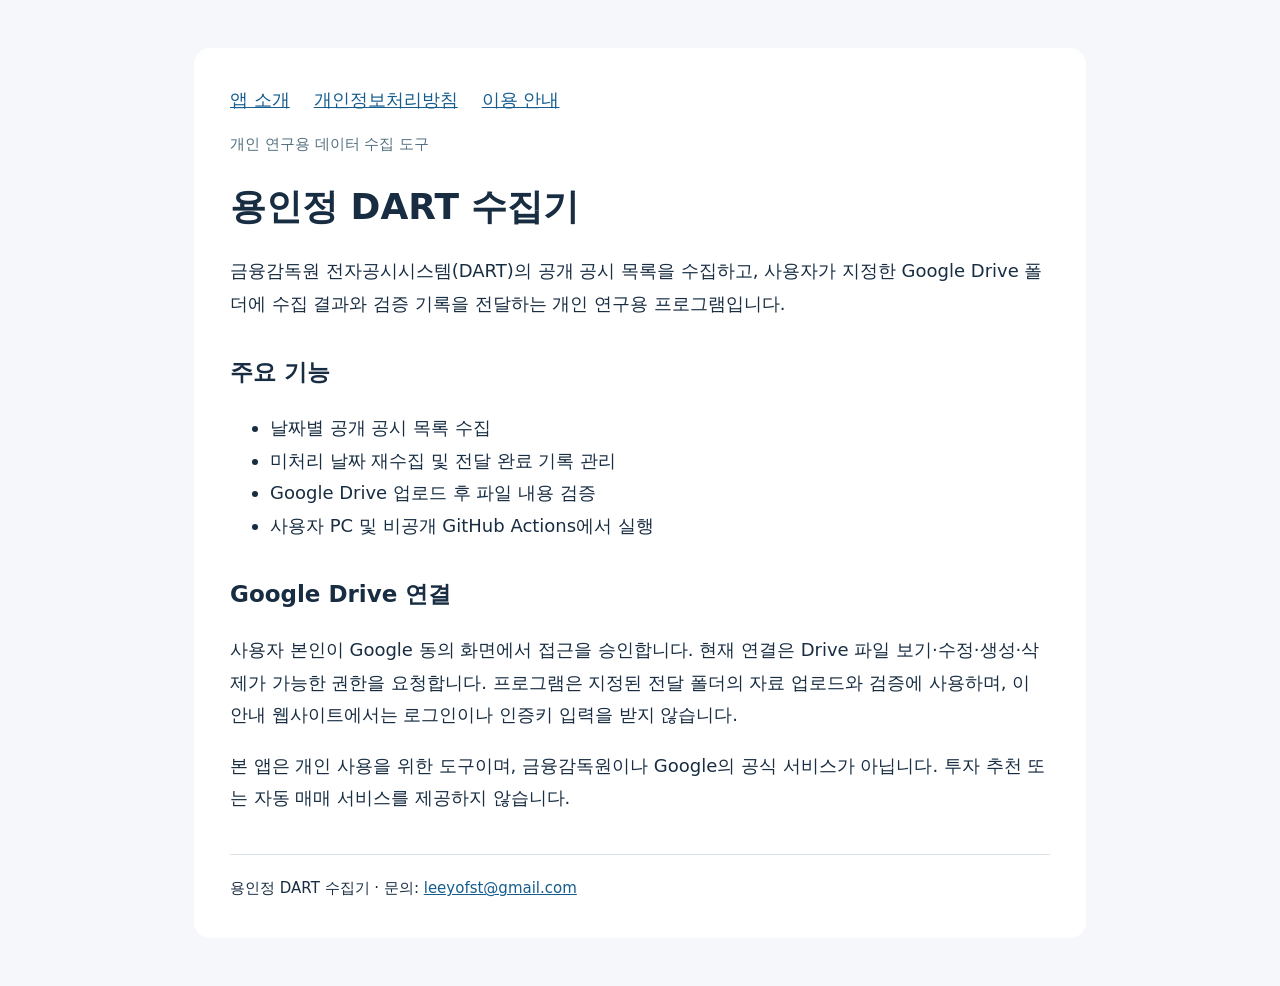
<file: index.html>
<!doctype html><html lang="ko"><head><meta charset="utf-8"><meta name="viewport" content="width=device-width,initial-scale=1"><title>용인정 DART 수집기</title><link rel="stylesheet" href="style.css"></head><body><main><nav aria-label="페이지 메뉴"><a href="index.html">앱 소개</a><a href="privacy.html">개인정보처리방침</a><a href="terms.html">이용 안내</a></nav><p class="tag">개인 연구용 데이터 수집 도구</p><h1>용인정 DART 수집기</h1><p>금융감독원 전자공시시스템(DART)의 공개 공시 목록을 수집하고, 사용자가 지정한 Google Drive 폴더에 수집 결과와 검증 기록을 전달하는 개인 연구용 프로그램입니다.</p><h2>주요 기능</h2><ul><li>날짜별 공개 공시 목록 수집</li><li>미처리 날짜 재수집 및 전달 완료 기록 관리</li><li>Google Drive 업로드 후 파일 내용 검증</li><li>사용자 PC 및 비공개 GitHub Actions에서 실행</li></ul><h2>Google Drive 연결</h2><p>사용자 본인이 Google 동의 화면에서 접근을 승인합니다. 현재 연결은 Drive 파일 보기·수정·생성·삭제가 가능한 권한을 요청합니다. 프로그램은 지정된 전달 폴더의 자료 업로드와 검증에 사용하며, 이 안내 웹사이트에서는 로그인이나 인증키 입력을 받지 않습니다.</p><p>본 앱은 개인 사용을 위한 도구이며, 금융감독원이나 Google의 공식 서비스가 아닙니다. 투자 추천 또는 자동 매매 서비스를 제공하지 않습니다.</p><footer>용인정 DART 수집기 · 문의: <a href="mailto:leeyofst@gmail.com">leeyofst@gmail.com</a></footer></main></body></html>
</file>
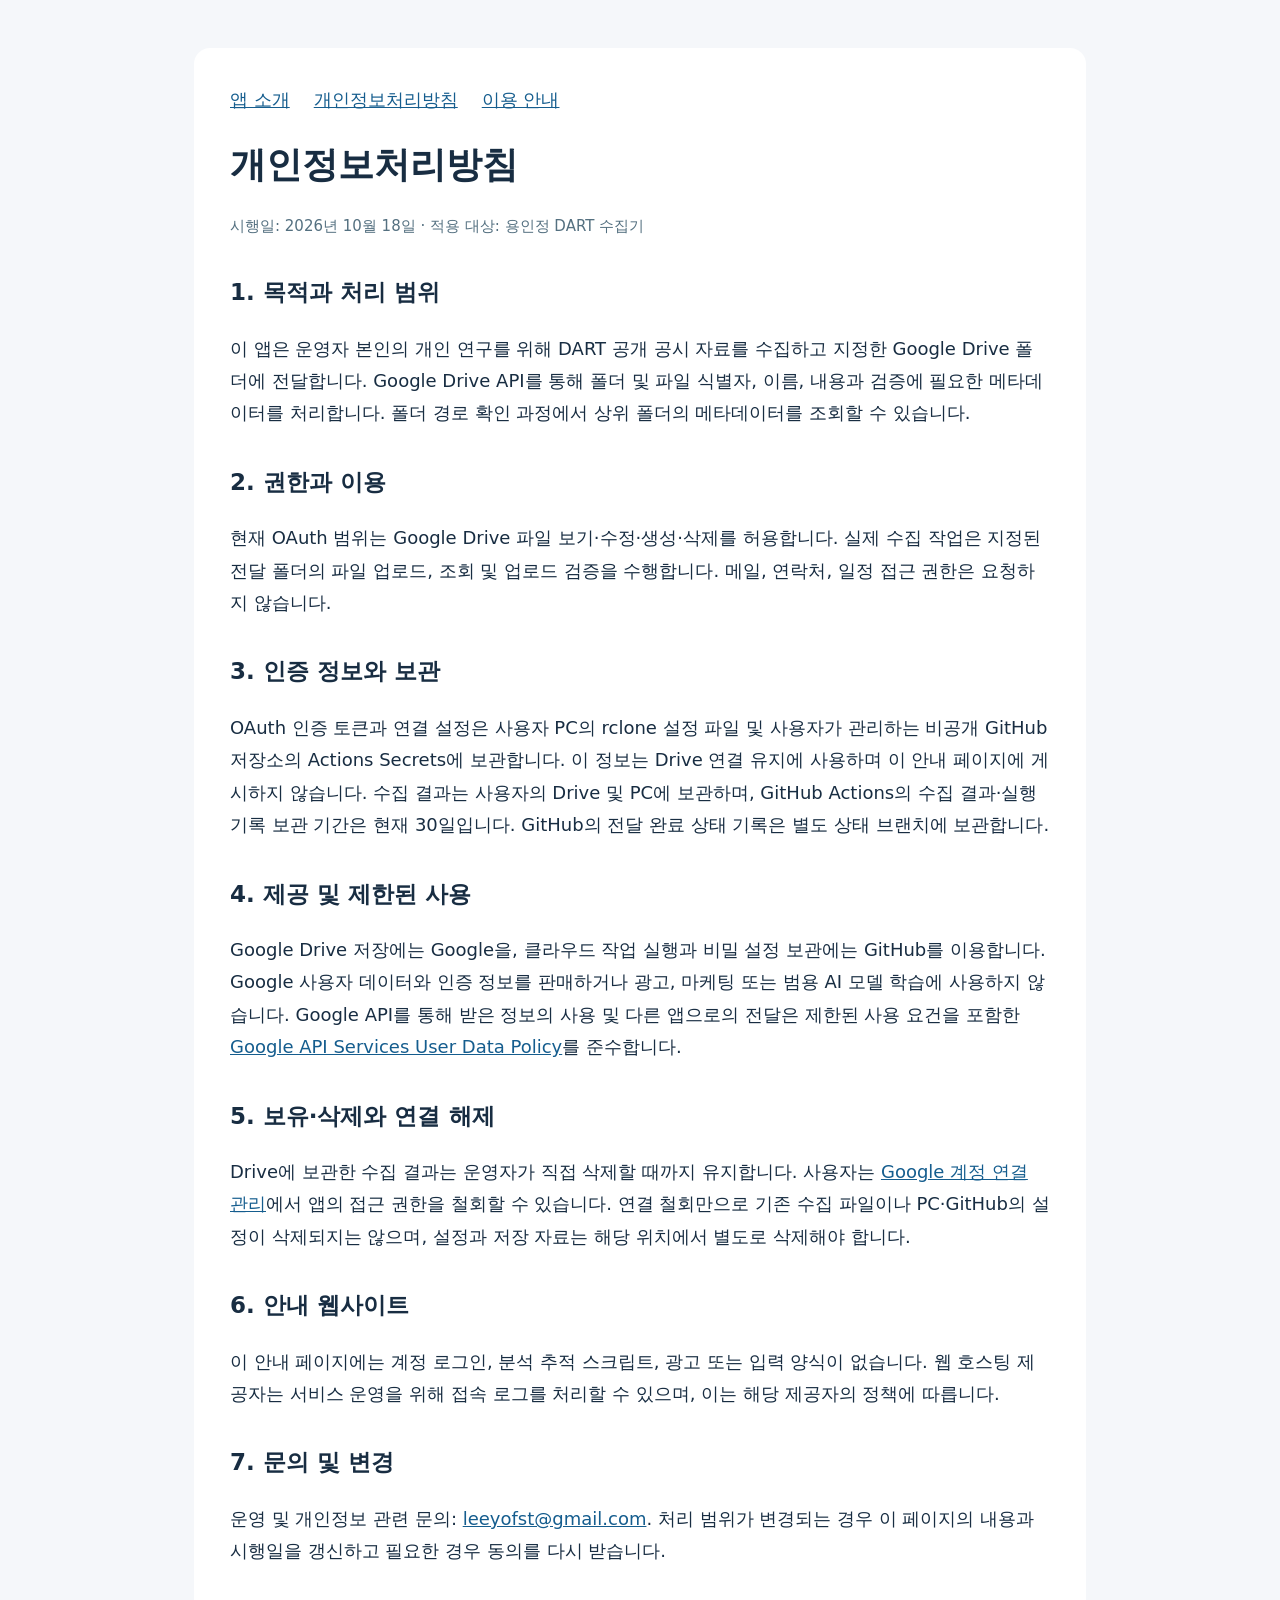
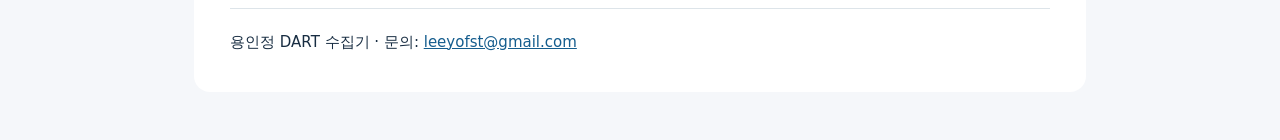
<file: privacy.html>
<!doctype html><html lang="ko"><head><meta charset="utf-8"><meta name="viewport" content="width=device-width,initial-scale=1"><title>개인정보처리방침 | 용인정 DART 수집기</title><link rel="stylesheet" href="style.css"></head><body><main><nav aria-label="페이지 메뉴"><a href="index.html">앱 소개</a><a href="privacy.html">개인정보처리방침</a><a href="terms.html">이용 안내</a></nav><h1>개인정보처리방침</h1><p class="tag">시행일: 2026년 10월 18일 · 적용 대상: 용인정 DART 수집기</p><h2>1. 목적과 처리 범위</h2><p>이 앱은 운영자 본인의 개인 연구를 위해 DART 공개 공시 자료를 수집하고 지정한 Google Drive 폴더에 전달합니다. Google Drive API를 통해 폴더 및 파일 식별자, 이름, 내용과 검증에 필요한 메타데이터를 처리합니다. 폴더 경로 확인 과정에서 상위 폴더의 메타데이터를 조회할 수 있습니다.</p><h2>2. 권한과 이용</h2><p>현재 OAuth 범위는 Google Drive 파일 보기·수정·생성·삭제를 허용합니다. 실제 수집 작업은 지정된 전달 폴더의 파일 업로드, 조회 및 업로드 검증을 수행합니다. 메일, 연락처, 일정 접근 권한은 요청하지 않습니다.</p><h2>3. 인증 정보와 보관</h2><p>OAuth 인증 토큰과 연결 설정은 사용자 PC의 rclone 설정 파일 및 사용자가 관리하는 비공개 GitHub 저장소의 Actions Secrets에 보관합니다. 이 정보는 Drive 연결 유지에 사용하며 이 안내 페이지에 게시하지 않습니다. 수집 결과는 사용자의 Drive 및 PC에 보관하며, GitHub Actions의 수집 결과·실행 기록 보관 기간은 현재 30일입니다. GitHub의 전달 완료 상태 기록은 별도 상태 브랜치에 보관합니다.</p><h2>4. 제공 및 제한된 사용</h2><p>Google Drive 저장에는 Google을, 클라우드 작업 실행과 비밀 설정 보관에는 GitHub를 이용합니다. Google 사용자 데이터와 인증 정보를 판매하거나 광고, 마케팅 또는 범용 AI 모델 학습에 사용하지 않습니다. Google API를 통해 받은 정보의 사용 및 다른 앱으로의 전달은 제한된 사용 요건을 포함한 <a href="https://developers.google.com/terms/api-services-user-data-policy">Google API Services User Data Policy</a>를 준수합니다.</p><h2>5. 보유·삭제와 연결 해제</h2><p>Drive에 보관한 수집 결과는 운영자가 직접 삭제할 때까지 유지합니다. 사용자는 <a href="https://myaccount.google.com/connections">Google 계정 연결 관리</a>에서 앱의 접근 권한을 철회할 수 있습니다. 연결 철회만으로 기존 수집 파일이나 PC·GitHub의 설정이 삭제되지는 않으며, 설정과 저장 자료는 해당 위치에서 별도로 삭제해야 합니다.</p><h2>6. 안내 웹사이트</h2><p>이 안내 페이지에는 계정 로그인, 분석 추적 스크립트, 광고 또는 입력 양식이 없습니다. 웹 호스팅 제공자는 서비스 운영을 위해 접속 로그를 처리할 수 있으며, 이는 해당 제공자의 정책에 따릅니다.</p><h2>7. 문의 및 변경</h2><p>운영 및 개인정보 관련 문의: <a href="mailto:leeyofst@gmail.com">leeyofst@gmail.com</a>. 처리 범위가 변경되는 경우 이 페이지의 내용과 시행일을 갱신하고 필요한 경우 동의를 다시 받습니다.</p><footer>용인정 DART 수집기 · 문의: <a href="mailto:leeyofst@gmail.com">leeyofst@gmail.com</a></footer></main></body></html>
</file>
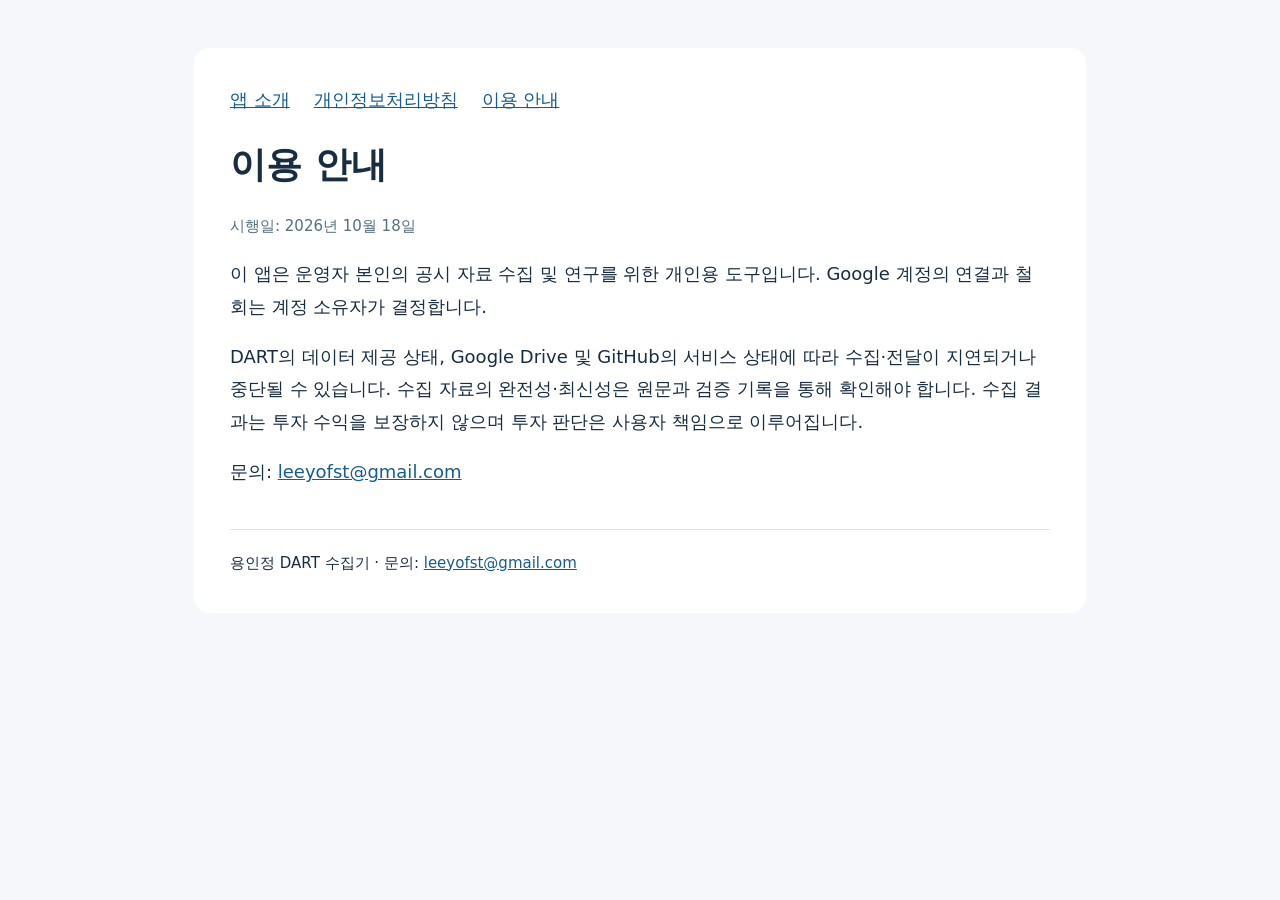
<file: terms.html>
<!doctype html><html lang="ko"><head><meta charset="utf-8"><meta name="viewport" content="width=device-width,initial-scale=1"><title>이용 안내 | 용인정 DART 수집기</title><link rel="stylesheet" href="style.css"></head><body><main><nav aria-label="페이지 메뉴"><a href="index.html">앱 소개</a><a href="privacy.html">개인정보처리방침</a><a href="terms.html">이용 안내</a></nav><h1>이용 안내</h1><p class="tag">시행일: 2026년 10월 18일</p><p>이 앱은 운영자 본인의 공시 자료 수집 및 연구를 위한 개인용 도구입니다. Google 계정의 연결과 철회는 계정 소유자가 결정합니다.</p><p>DART의 데이터 제공 상태, Google Drive 및 GitHub의 서비스 상태에 따라 수집·전달이 지연되거나 중단될 수 있습니다. 수집 자료의 완전성·최신성은 원문과 검증 기록을 통해 확인해야 합니다. 수집 결과는 투자 수익을 보장하지 않으며 투자 판단은 사용자 책임으로 이루어집니다.</p><p>문의: <a href="mailto:leeyofst@gmail.com">leeyofst@gmail.com</a></p><footer>용인정 DART 수집기 · 문의: <a href="mailto:leeyofst@gmail.com">leeyofst@gmail.com</a></footer></main></body></html>
</file>
<file: style.css>
body{margin:0;background:#f5f7fa;color:#182d42;font:18px/1.8 system-ui,sans-serif}main{max-width:820px;margin:48px auto;padding:36px;background:white;border-radius:16px}nav{display:flex;gap:24px;flex-wrap:wrap}a{color:#155d8e}h1{line-height:1.35}h2{font-size:23px;margin-top:32px}.tag{color:#547080;font-size:15px}footer{margin-top:40px;border-top:1px solid #dde4e9;padding-top:20px;font-size:15px}@media(max-width:600px){main{margin:12px;padding:24px}}
</file>
